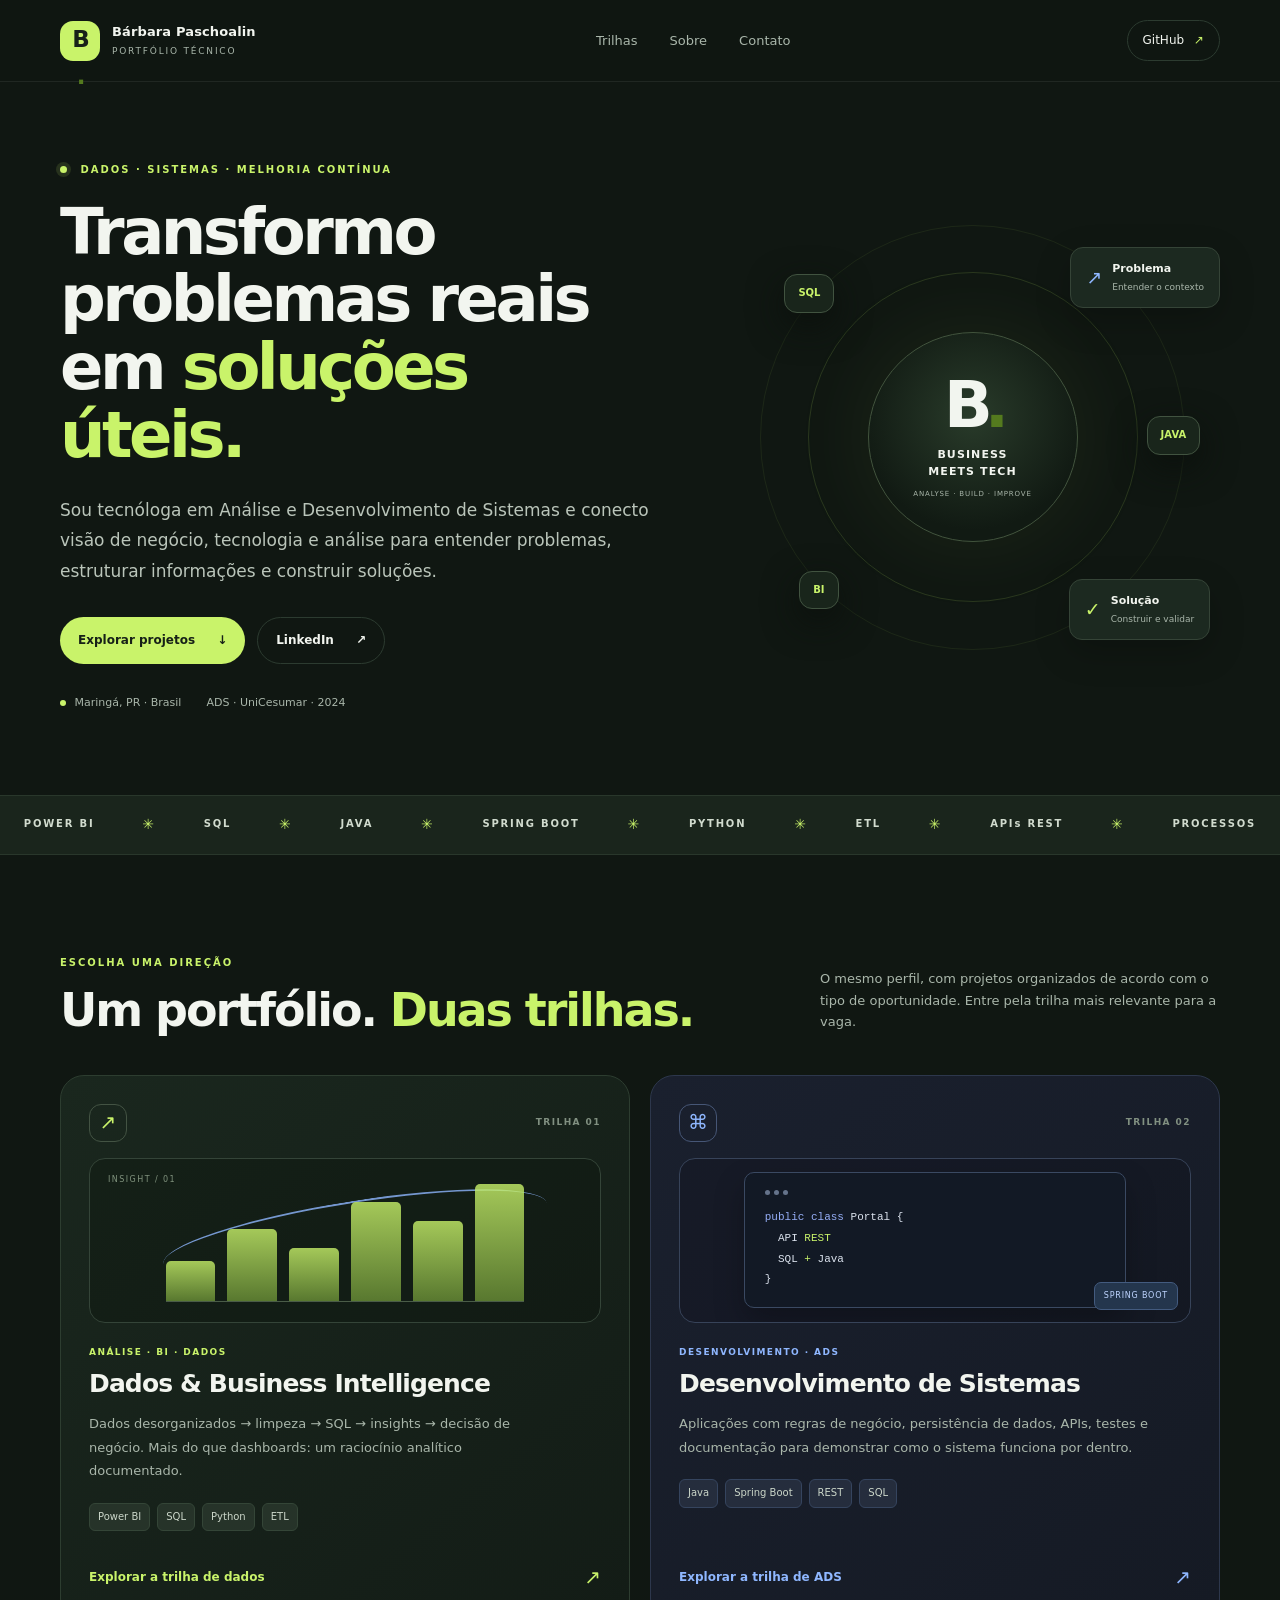
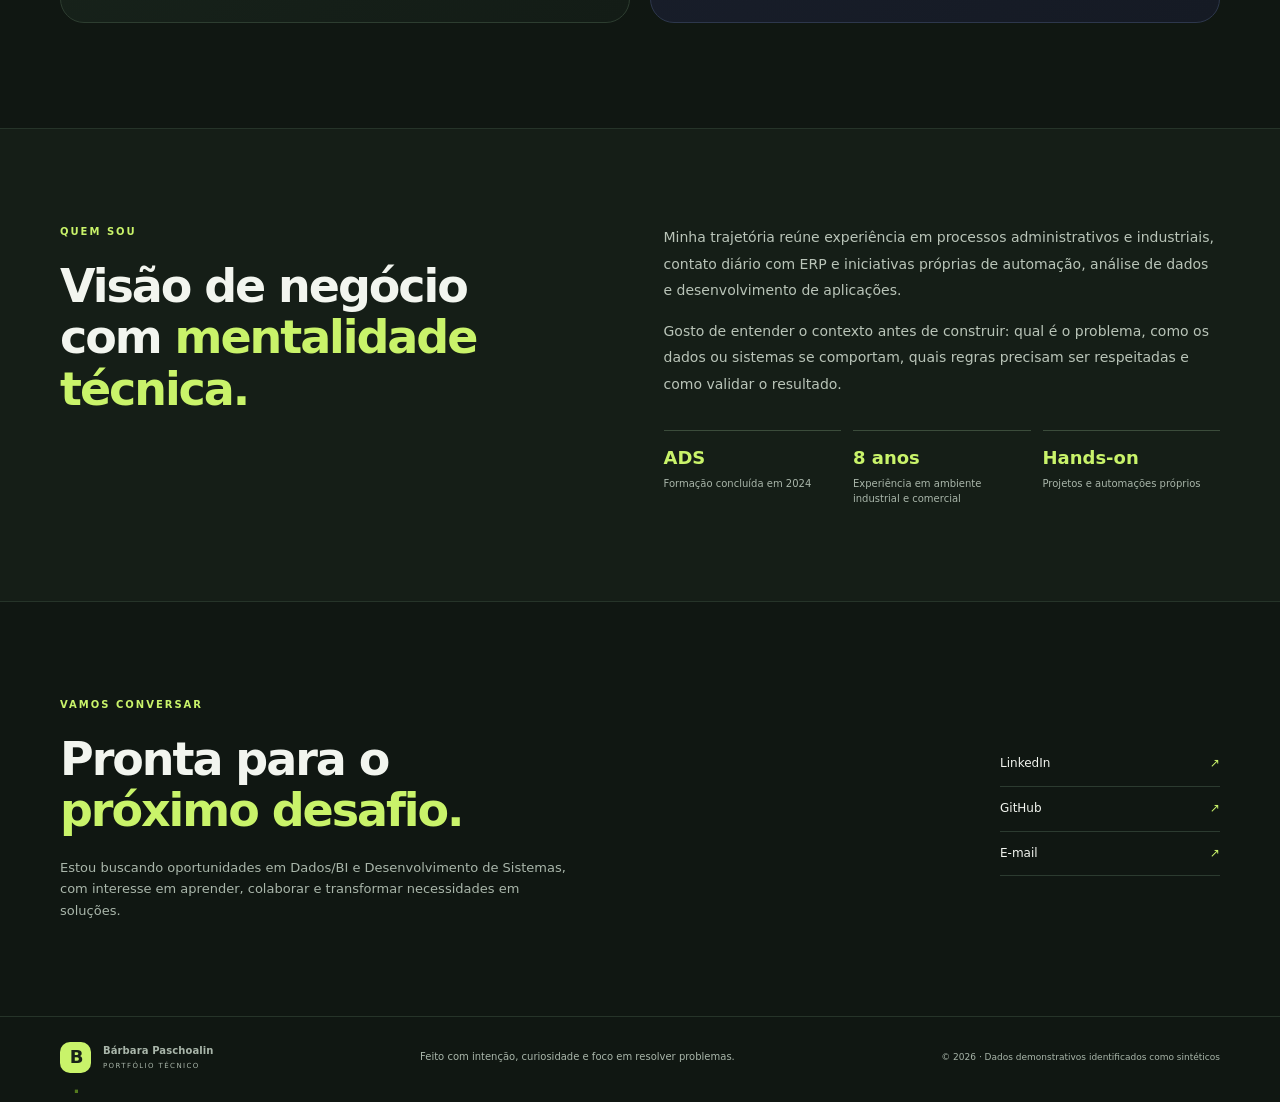
<file: index.html>
<!doctype html>
<html lang="pt-BR">
<head>
  <meta charset="utf-8">
  <meta name="viewport" content="width=device-width, initial-scale=1">
  <meta name="theme-color" content="#101712">
  <meta name="description" content="Portfólio de Bárbara Cabral Paschoalin: Dados & BI e Desenvolvimento de Sistemas. Estudos de caso, projetos demonstrativos com dados sintéticos e código.">
  <title>Bárbara Cabral Paschoalin | Portfólio</title>
  <link rel="icon" href="assets/favicon.svg" type="image/svg+xml">
  <link rel="stylesheet" href="styles.css">
  <script defer src="app.js"></script>
</head>
<body>
  <a class="skip-link" href="#conteudo">Pular para o conteúdo</a>
  <header class="site-header">
    <a class="brand" href="index.html" aria-label="Página inicial de Bárbara">
      <span class="brand-mark">B<span>.</span></span>
      <span class="brand-copy"><strong>Bárbara Paschoalin</strong><small>PORTFÓLIO TÉCNICO</small></span>
    </a>
    <nav class="top-nav" aria-label="Navegação principal">
      <a href="#trilhas">Trilhas</a>
      <a href="#sobre">Sobre</a>
      <a href="#contato">Contato</a>
    </nav>
    <a class="header-link" href="https://github.com/1959414-5" target="_blank" rel="noopener noreferrer">GitHub <span aria-hidden="true">↗</span></a>
  </header>

  <main id="conteudo">
    <section class="hero section-wrap">
      <div class="hero-copy">
        <p class="eyebrow"><span class="pulse-dot"></span> DADOS · SISTEMAS · MELHORIA CONTÍNUA</p>
        <h1>Transformo problemas reais em <em>soluções úteis.</em></h1>
        <p class="hero-lead">Sou tecnóloga em Análise e Desenvolvimento de Sistemas e conecto visão de negócio, tecnologia e análise para entender problemas, estruturar informações e construir soluções.</p>
        <div class="hero-actions">
          <a class="button button-primary" href="#trilhas">Explorar projetos <span aria-hidden="true">↓</span></a>
          <a class="button button-ghost" href="https://www.linkedin.com/in/b%C3%A1rbara-paschoalin-980b52185/" target="_blank" rel="noopener noreferrer">LinkedIn <span aria-hidden="true">↗</span></a>
        </div>
        <div class="hero-meta"><span><i class="meta-dot"></i> Maringá, PR · Brasil</span><span>ADS · UniCesumar · 2024</span></div>
      </div>
      <div class="hero-art" aria-label="Resumo visual das áreas do portfólio">
        <div class="orbit orbit-one"></div><div class="orbit orbit-two"></div>
        <div class="orbit-node node-a">SQL</div><div class="orbit-node node-b">JAVA</div><div class="orbit-node node-c">BI</div>
        <div class="hero-core"><span class="core-symbol">B<span>.</span></span><strong>BUSINESS<br>MEETS TECH</strong><small>ANALYSE · BUILD · IMPROVE</small></div>
        <div class="floating-tag tag-top"><span class="tag-icon">↗</span><span><strong>Problema</strong><small>Entender o contexto</small></span></div>
        <div class="floating-tag tag-bottom"><span class="tag-icon tag-lime">✓</span><span><strong>Solução</strong><small>Construir e validar</small></span></div>
      </div>
    </section>

    <section class="ticker" aria-label="Competências"><div class="ticker-inner"><span>POWER BI</span><b>✳</b><span>SQL</span><b>✳</b><span>JAVA</span><b>✳</b><span>SPRING BOOT</span><b>✳</b><span>PYTHON</span><b>✳</b><span>ETL</span><b>✳</b><span>APIs REST</span><b>✳</b><span>PROCESSOS</span></div></section>

    <section id="trilhas" class="section-wrap section-space">
      <div class="section-heading">
        <div><p class="eyebrow">ESCOLHA UMA DIREÇÃO</p><h2>Um portfólio. <em>Duas trilhas.</em></h2></div>
        <p>O mesmo perfil, com projetos organizados de acordo com o tipo de oportunidade. Entre pela trilha mais relevante para a vaga.</p>
      </div>
      <div class="track-grid">
        <a class="track-card track-data" href="dados.html">
          <div class="track-top"><span class="track-icon">↗</span><span class="track-number">TRILHA 01</span></div>
          <div class="track-illustration data-illustration" aria-hidden="true"><div class="bar-chart"><i style="height:34%"></i><i style="height:61%"></i><i style="height:45%"></i><i style="height:84%"></i><i style="height:68%"></i><i style="height:100%"></i></div><div class="chart-line"></div><div class="chart-label">INSIGHT / 01</div></div>
          <p class="card-kicker">ANÁLISE · BI · DADOS</p><h3>Dados & Business Intelligence</h3>
          <p>Dados desorganizados → limpeza → SQL → insights → decisão de negócio. Mais do que dashboards: um raciocínio analítico documentado.</p>
          <div class="tag-list"><span>Power BI</span><span>SQL</span><span>Python</span><span>ETL</span></div>
          <div class="track-footer"><strong>Explorar a trilha de dados</strong><span aria-hidden="true">↗</span></div>
        </a>
        <a class="track-card track-systems" href="ads.html">
          <div class="track-top"><span class="track-icon">⌘</span><span class="track-number">TRILHA 02</span></div>
          <div class="track-illustration code-illustration" aria-hidden="true"><div class="code-window"><div class="window-dots"><i></i><i></i><i></i></div><code><span>public class</span> Portal {<br>&nbsp;&nbsp;API <b>REST</b><br>&nbsp;&nbsp;SQL <b>+</b> Java<br>}</code></div><div class="floating-chip">SPRING BOOT</div></div>
          <p class="card-kicker">DESENVOLVIMENTO · ADS</p><h3>Desenvolvimento de Sistemas</h3>
          <p>Aplicações com regras de negócio, persistência de dados, APIs, testes e documentação para demonstrar como o sistema funciona por dentro.</p>
          <div class="tag-list"><span>Java</span><span>Spring Boot</span><span>REST</span><span>SQL</span></div>
          <div class="track-footer"><strong>Explorar a trilha de ADS</strong><span aria-hidden="true">↗</span></div>
        </a>
      </div>
    </section>

    <section id="sobre" class="about-section">
      <div class="section-wrap about-grid">
        <div><p class="eyebrow">QUEM SOU</p><h2>Visão de negócio com <em>mentalidade técnica.</em></h2></div>
        <div class="about-copy">
          <p>Minha trajetória reúne experiência em processos administrativos e industriais, contato diário com ERP e iniciativas próprias de automação, análise de dados e desenvolvimento de aplicações.</p>
          <p>Gosto de entender o contexto antes de construir: qual é o problema, como os dados ou sistemas se comportam, quais regras precisam ser respeitadas e como validar o resultado.</p>
          <div class="about-stats"><div><strong>ADS</strong><small>Formação concluída em 2024</small></div><div><strong>8 anos</strong><small>Experiência em ambiente industrial e comercial</small></div><div><strong>Hands-on</strong><small>Projetos e automações próprios</small></div></div>
        </div>
      </div>
    </section>

    <section id="contato" class="section-wrap contact-section">
      <div><p class="eyebrow">VAMOS CONVERSAR</p><h2>Pronta para o <em>próximo desafio.</em></h2><p>Estou buscando oportunidades em Dados/BI e Desenvolvimento de Sistemas, com interesse em aprender, colaborar e transformar necessidades em soluções.</p></div>
      <div class="contact-links"><a href="https://www.linkedin.com/in/b%C3%A1rbara-paschoalin-980b52185/" target="_blank" rel="noopener noreferrer">LinkedIn <span>↗</span></a><a href="https://github.com/1959414-5" target="_blank" rel="noopener noreferrer">GitHub <span>↗</span></a><a href="mailto:babzinhaa14@gmail.com">E-mail <span>↗</span></a></div>
    </section>
  </main>
  <footer class="site-footer"><a class="brand brand-small" href="index.html"><span class="brand-mark">B<span>.</span></span><span class="brand-copy"><strong>Bárbara Paschoalin</strong><small>PORTFÓLIO TÉCNICO</small></span></a><p>Feito com intenção, curiosidade e foco em resolver problemas.</p><span>© <span id="year"></span> · Dados demonstrativos identificados como sintéticos</span></footer>
</body>
</html>
</file>
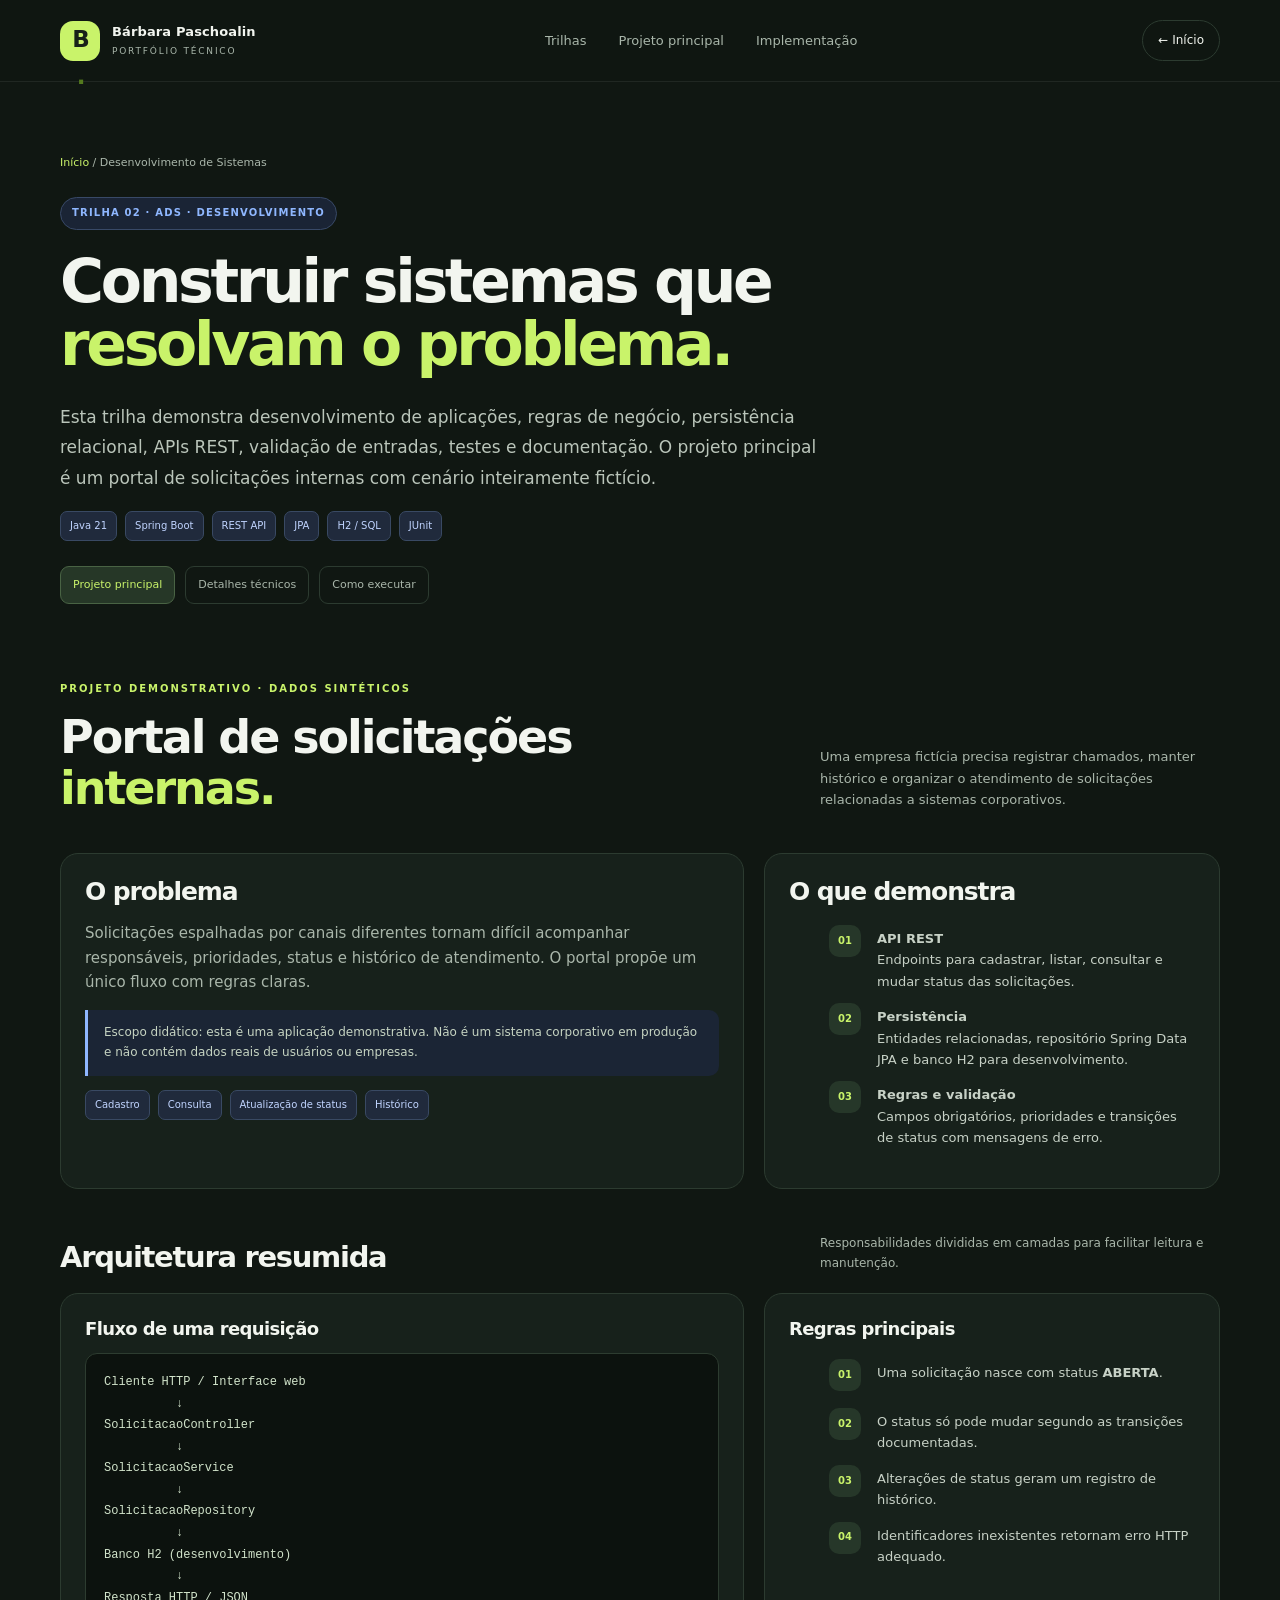
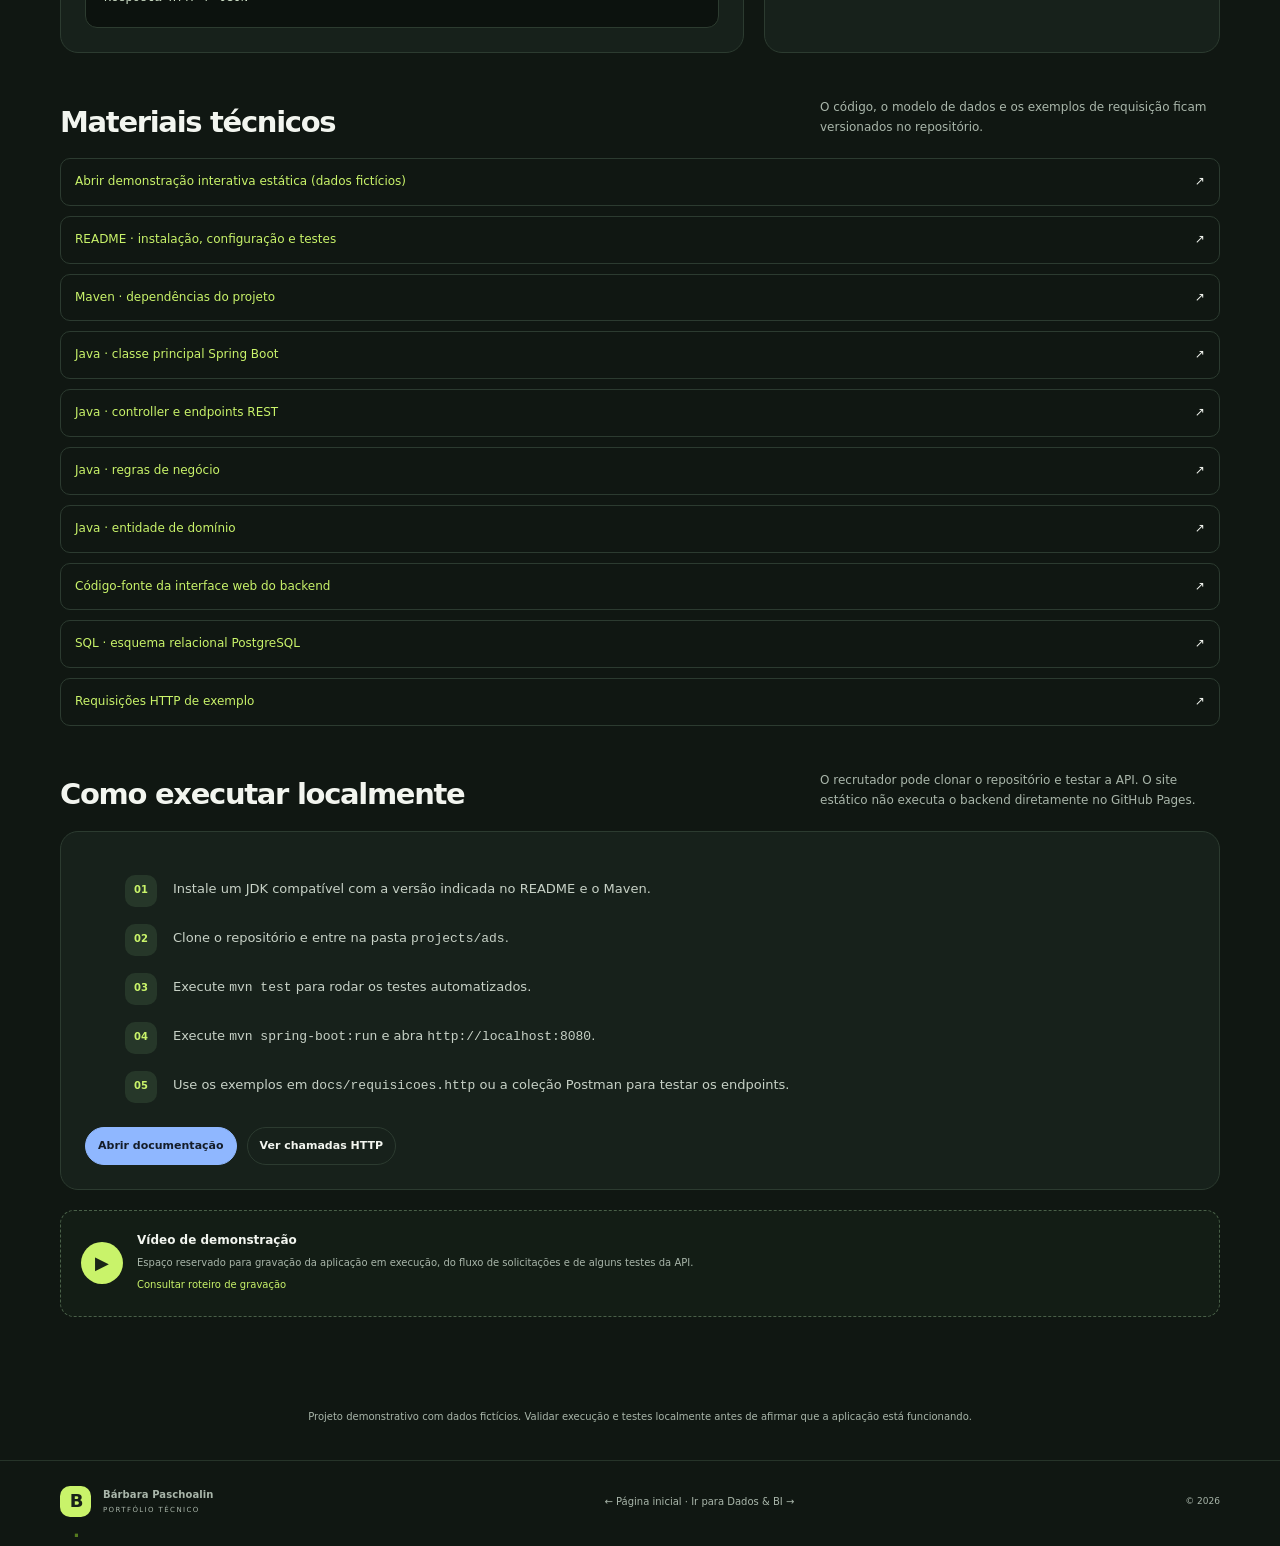
<file: ads.html>
<!doctype html>
<html lang="pt-BR">
<head>
<meta charset="utf-8"><meta name="viewport" content="width=device-width, initial-scale=1"><meta name="theme-color" content="#101712">
<meta name="description" content="Trilha de ADS de Bárbara Paschoalin: Java, Spring Boot, API REST, SQL, testes e documentação por meio de um projeto de solicitações internas fictício.">
<title>Desenvolvimento de Sistemas | Bárbara Paschoalin</title><link rel="icon" href="assets/favicon.svg" type="image/svg+xml"><link rel="stylesheet" href="styles.css"><script defer src="app.js"></script>
</head>
<body>
<a class="skip-link" href="#conteudo">Pular para o conteúdo</a>
<header class="site-header"><a class="brand" href="index.html"><span class="brand-mark">B<span>.</span></span><span class="brand-copy"><strong>Bárbara Paschoalin</strong><small>PORTFÓLIO TÉCNICO</small></span></a><nav class="top-nav" aria-label="Navegação principal"><a href="index.html#trilhas">Trilhas</a><a href="#projeto">Projeto principal</a><a href="#tecnica">Implementação</a></nav><a class="header-link" href="index.html">← Início</a></header>
<main id="conteudo">
<section class="section-wrap subpage-hero">
<div class="breadcrumbs"><a href="index.html">Início</a> / Desenvolvimento de Sistemas</div>
<span class="subpage-label blue">TRILHA 02 · ADS · DESENVOLVIMENTO</span>
<h1>Construir sistemas que <em>resolvam o problema.</em></h1>
<p class="hero-lead">Esta trilha demonstra desenvolvimento de aplicações, regras de negócio, persistência relacional, APIs REST, validação de entradas, testes e documentação. O projeto principal é um portal de solicitações internas com cenário inteiramente fictício.</p>
<div class="pill-row"><span class="pill blue">Java 21</span><span class="pill blue">Spring Boot</span><span class="pill blue">REST API</span><span class="pill blue">JPA</span><span class="pill blue">H2 / SQL</span><span class="pill blue">JUnit</span></div>
<div class="site-nav-sub"><a class="active" href="#projeto">Projeto principal</a><a href="#tecnica">Detalhes técnicos</a><a href="#executar">Como executar</a></div>
</section>
<section id="projeto" class="section-wrap content-section">
<div class="section-heading"><div><p class="eyebrow">PROJETO DEMONSTRATIVO · DADOS SINTÉTICOS</p><h2>Portal de solicitações <em>internas.</em></h2></div><p>Uma empresa fictícia precisa registrar chamados, manter histórico e organizar o atendimento de solicitações relacionadas a sistemas corporativos.</p></div>
<div class="content-grid">
<article class="panel"><h2>O problema</h2><p class="muted">Solicitações espalhadas por canais diferentes tornam difícil acompanhar responsáveis, prioridades, status e histórico de atendimento. O portal propõe um único fluxo com regras claras.</p><div class="callout blue">Escopo didático: esta é uma aplicação demonstrativa. Não é um sistema corporativo em produção e não contém dados reais de usuários ou empresas.</div><div class="pill-row"><span class="pill blue">Cadastro</span><span class="pill blue">Consulta</span><span class="pill blue">Atualização de status</span><span class="pill blue">Histórico</span></div></article>
<article class="panel"><h2>O que demonstra</h2><ul class="step-list"><li><strong>API REST</strong><br>Endpoints para cadastrar, listar, consultar e mudar status das solicitações.</li><li><strong>Persistência</strong><br>Entidades relacionadas, repositório Spring Data JPA e banco H2 para desenvolvimento.</li><li><strong>Regras e validação</strong><br>Campos obrigatórios, prioridades e transições de status com mensagens de erro.</li></ul></article>
</div>
<div class="section-title-row"><h2>Arquitetura resumida</h2><p>Responsabilidades divididas em camadas para facilitar leitura e manutenção.</p></div>
<div class="content-grid">
<article class="panel"><h3>Fluxo de uma requisição</h3><div class="code-block">Cliente HTTP / Interface web
          ↓
SolicitacaoController
          ↓
SolicitacaoService
          ↓
SolicitacaoRepository
          ↓
Banco H2 (desenvolvimento)
          ↓
Resposta HTTP / JSON</div></article>
<article class="panel"><h3>Regras principais</h3><ul class="step-list"><li>Uma solicitação nasce com status <strong>ABERTA</strong>.</li><li>O status só pode mudar segundo as transições documentadas.</li><li>Alterações de status geram um registro de histórico.</li><li>Identificadores inexistentes retornam erro HTTP adequado.</li></ul></article>
</div>
<div id="tecnica" class="section-title-row"><h2>Materiais técnicos</h2><p>O código, o modelo de dados e os exemplos de requisição ficam versionados no repositório.</p></div>
<div class="list-links">
<a class="list-link" href="projects/ads/demo.html"><span>Abrir demonstração interativa estática (dados fictícios)</span>↗</a>
<a class="list-link" href="projects/ads/README.md"><span>README · instalação, configuração e testes</span>↗</a>
<a class="list-link" href="projects/ads/pom.xml"><span>Maven · dependências do projeto</span>↗</a>
<a class="list-link" href="projects/ads/src/main/java/br/com/barbarapaschoalin/portal/PortalSolicitacoesApplication.java"><span>Java · classe principal Spring Boot</span>↗</a>
<a class="list-link" href="projects/ads/src/main/java/br/com/barbarapaschoalin/portal/api/SolicitacaoController.java"><span>Java · controller e endpoints REST</span>↗</a>
<a class="list-link" href="projects/ads/src/main/java/br/com/barbarapaschoalin/portal/service/SolicitacaoService.java"><span>Java · regras de negócio</span>↗</a>
<a class="list-link" href="projects/ads/src/main/java/br/com/barbarapaschoalin/portal/domain/Solicitacao.java"><span>Java · entidade de domínio</span>↗</a>
<a class="list-link" href="projects/ads/src/main/resources/static/index.html"><span>Código-fonte da interface web do backend</span>↗</a>
<a class="list-link" href="projects/ads/sql/schema-postgresql.sql"><span>SQL · esquema relacional PostgreSQL</span>↗</a>
<a class="list-link" href="projects/ads/docs/requisicoes.http"><span>Requisições HTTP de exemplo</span>↗</a>
</div>
<div id="executar" class="section-title-row"><h2>Como executar localmente</h2><p>O recrutador pode clonar o repositório e testar a API. O site estático não executa o backend diretamente no GitHub Pages.</p></div>
<article class="panel"><ol class="step-list"><li>Instale um JDK compatível com a versão indicada no README e o Maven.</li><li>Clone o repositório e entre na pasta <code>projects/ads</code>.</li><li>Execute <code>mvn test</code> para rodar os testes automatizados.</li><li>Execute <code>mvn spring-boot:run</code> e abra <code>http://localhost:8080</code>.</li><li>Use os exemplos em <code>docs/requisicoes.http</code> ou a coleção Postman para testar os endpoints.</li></ol><div class="project-actions"><a class="blue-mini" href="projects/ads/README.md">Abrir documentação</a><a href="projects/ads/docs/requisicoes.http">Ver chamadas HTTP</a></div></article>
<div class="video-placeholder"><span class="video-play">▶</span><div><strong>Vídeo de demonstração</strong><small>Espaço reservado para gravação da aplicação em execução, do fluxo de solicitações e de alguns testes da API.</small><a href="docs/guia-videos.md">Consultar roteiro de gravação</a></div></div>
</section>
<div class="site-end-note">Projeto demonstrativo com dados fictícios. Validar execução e testes localmente antes de afirmar que a aplicação está funcionando.</div>
</main>
<footer class="site-footer"><a class="brand brand-small" href="index.html"><span class="brand-mark">B<span>.</span></span><span class="brand-copy"><strong>Bárbara Paschoalin</strong><small>PORTFÓLIO TÉCNICO</small></span></a><p><a href="index.html">← Página inicial</a> · <a href="dados.html">Ir para Dados & BI →</a></p><span>© <span id="year"></span></span></footer>
</body></html>
</file>
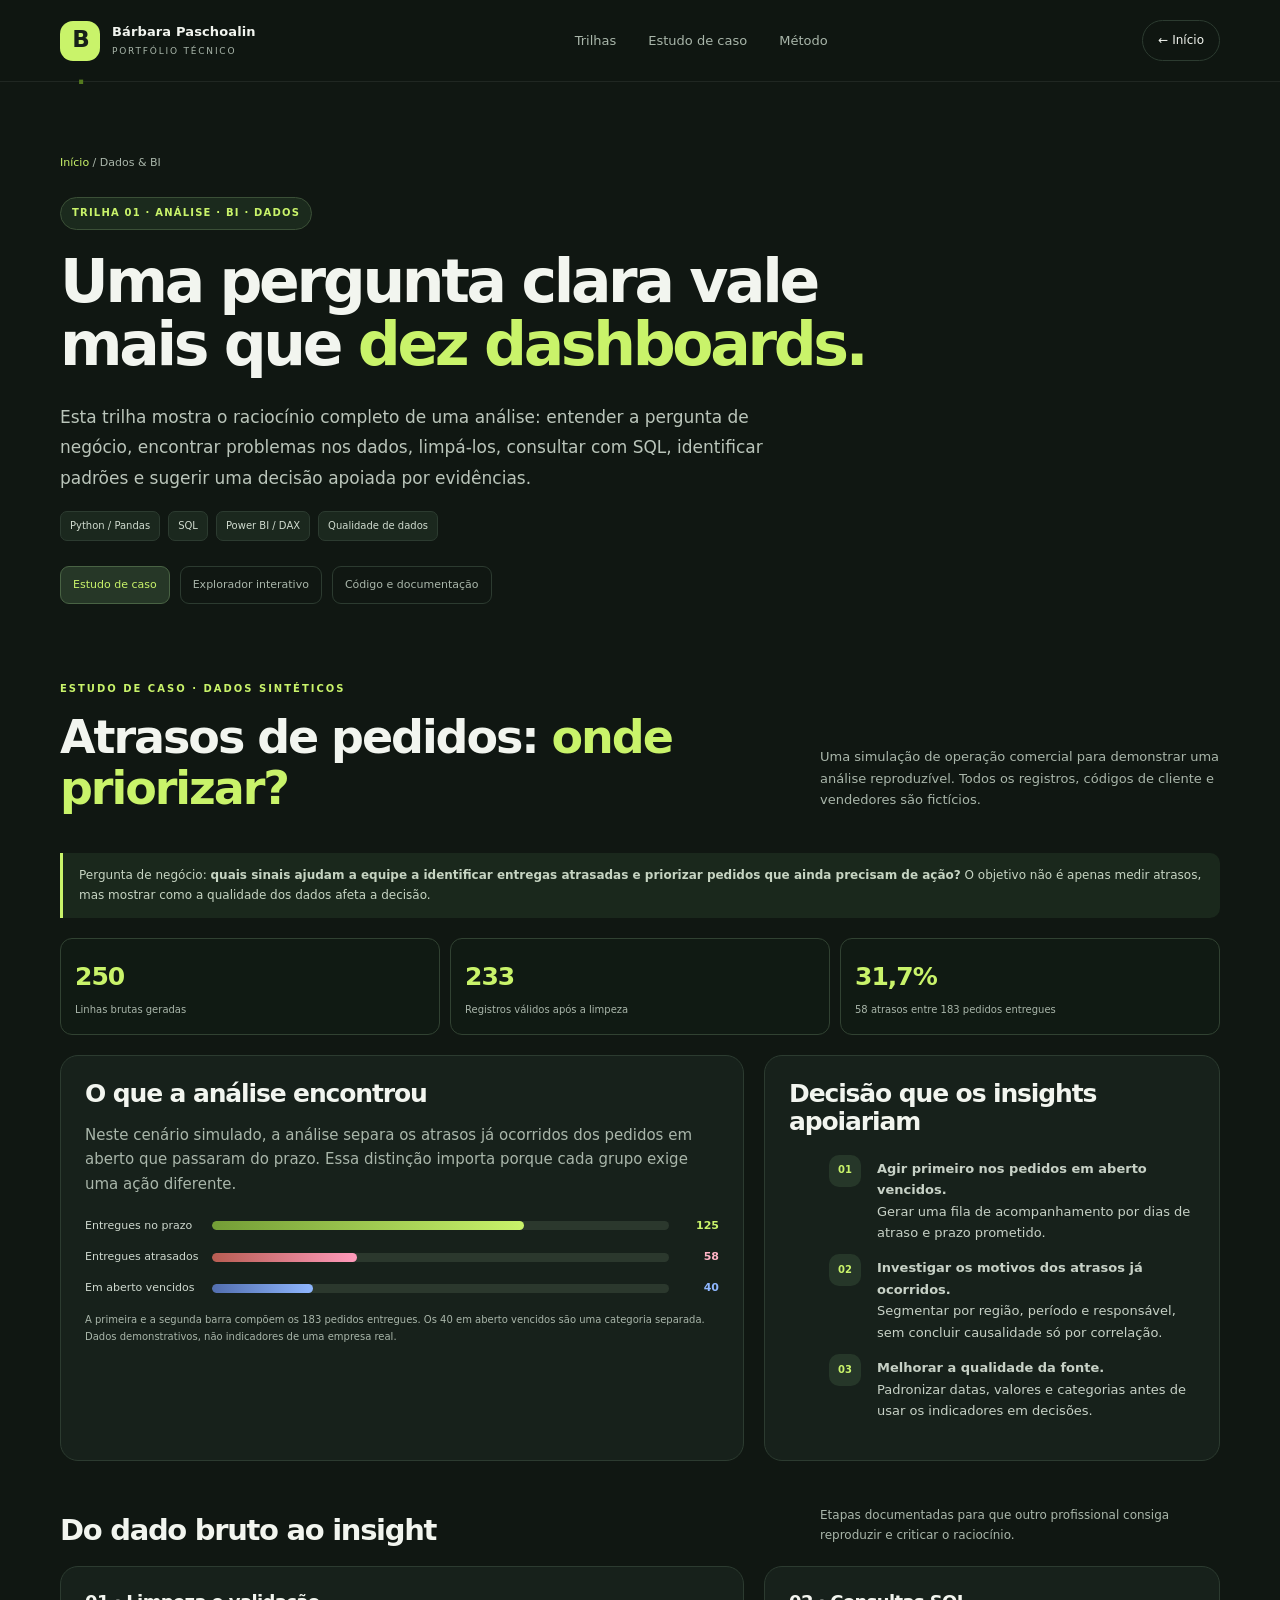
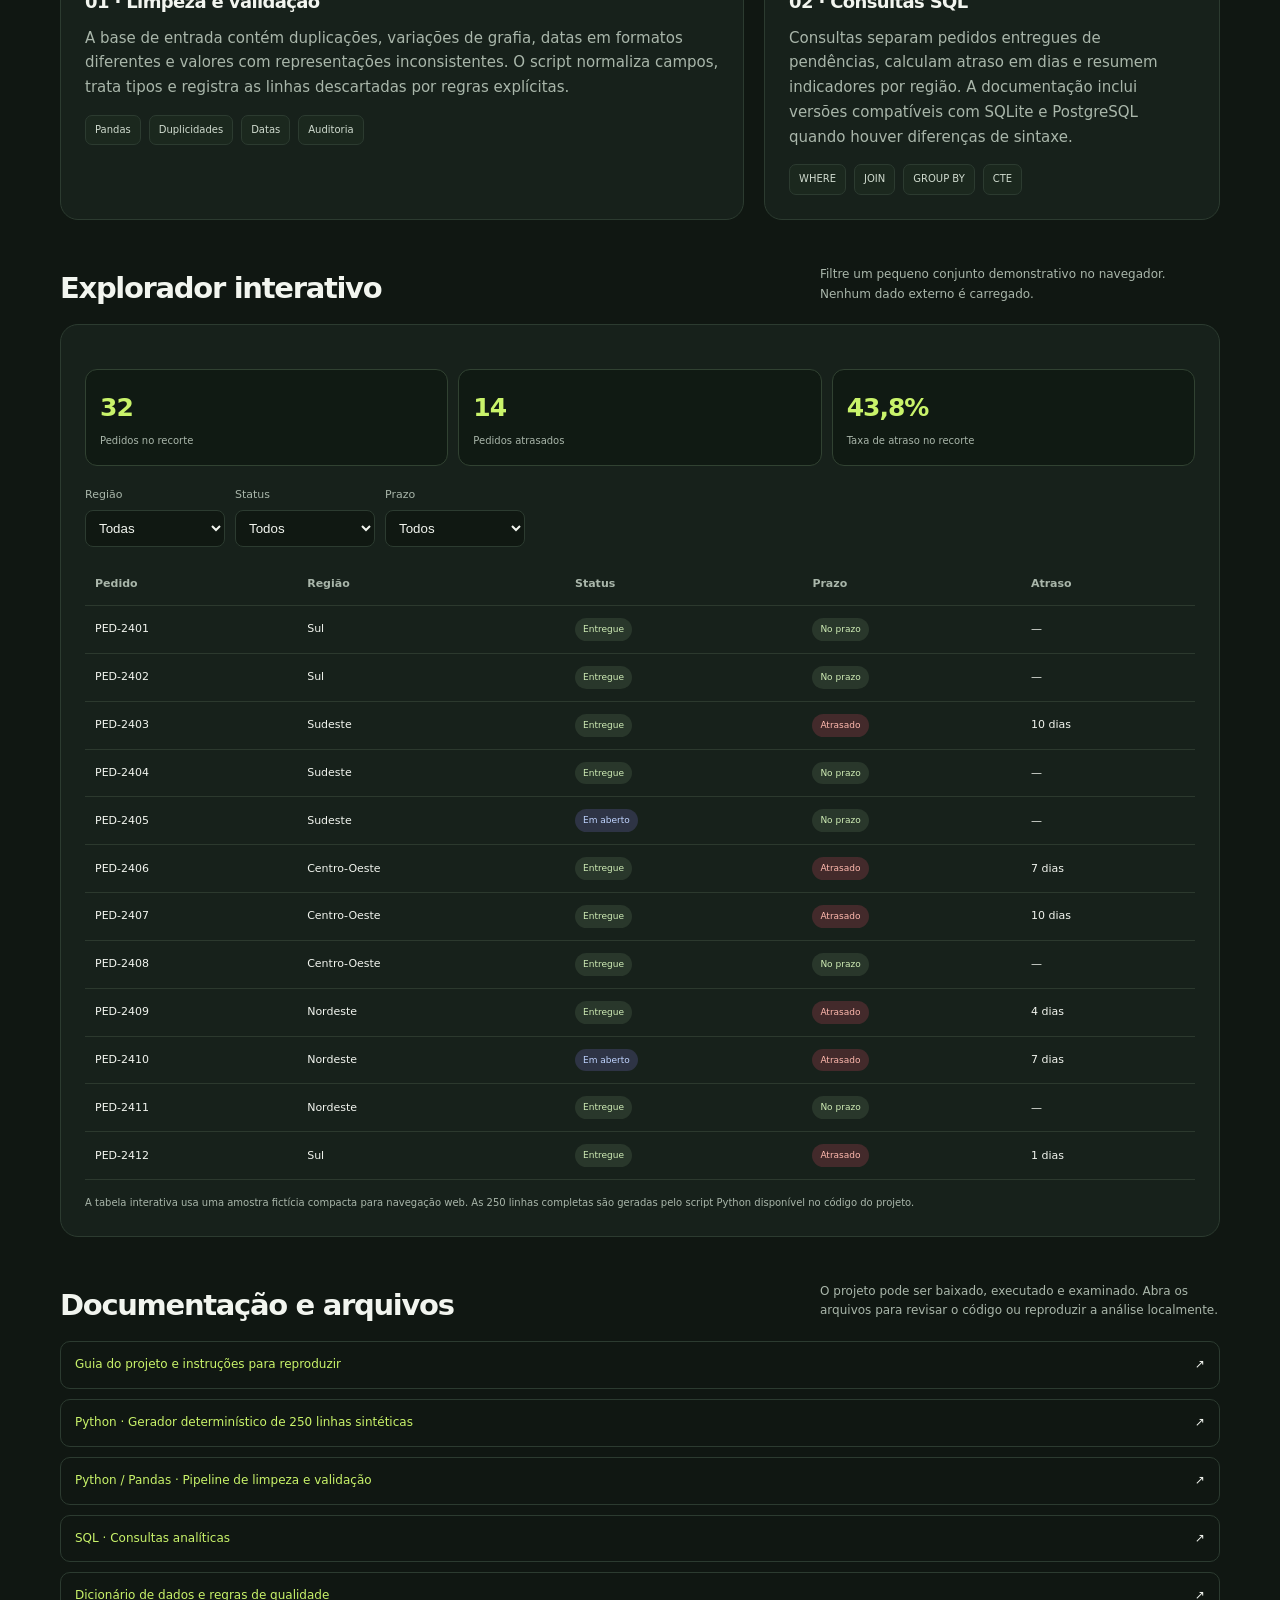
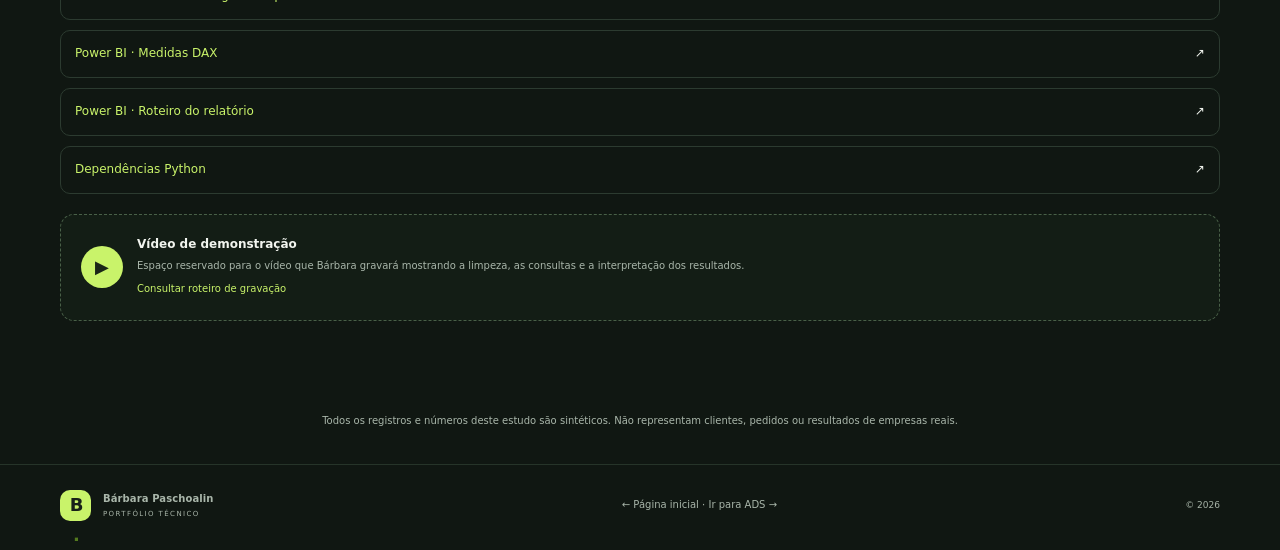
<file: dados.html>
<!doctype html>
<html lang="pt-BR">
<head>
<meta charset="utf-8"><meta name="viewport" content="width=device-width, initial-scale=1"><meta name="theme-color" content="#101712">
<meta name="description" content="Trilha de Dados & BI de Bárbara Paschoalin: limpeza de dados, SQL, análise de atrasos e Power BI com dados 100% sintéticos.">
<title>Dados & BI | Bárbara Paschoalin</title><link rel="icon" href="assets/favicon.svg" type="image/svg+xml"><link rel="stylesheet" href="styles.css"><script defer src="app.js"></script><script defer src="dados-demo.js"></script>
</head>
<body>
<a class="skip-link" href="#conteudo">Pular para o conteúdo</a>
<header class="site-header"><a class="brand" href="index.html"><span class="brand-mark">B<span>.</span></span><span class="brand-copy"><strong>Bárbara Paschoalin</strong><small>PORTFÓLIO TÉCNICO</small></span></a><nav class="top-nav" aria-label="Navegação principal"><a href="index.html#trilhas">Trilhas</a><a href="#estudo">Estudo de caso</a><a href="#metodo">Método</a></nav><a class="header-link" href="index.html">← Início</a></header>
<main id="conteudo">
<section class="section-wrap subpage-hero">
<div class="breadcrumbs"><a href="index.html">Início</a> / Dados & BI</div>
<span class="subpage-label">TRILHA 01 · ANÁLISE · BI · DADOS</span>
<h1>Uma pergunta clara vale mais que <em>dez dashboards.</em></h1>
<p class="hero-lead">Esta trilha mostra o raciocínio completo de uma análise: entender a pergunta de negócio, encontrar problemas nos dados, limpá-los, consultar com SQL, identificar padrões e sugerir uma decisão apoiada por evidências.</p>
<div class="pill-row"><span class="pill">Python / Pandas</span><span class="pill">SQL</span><span class="pill">Power BI / DAX</span><span class="pill">Qualidade de dados</span></div>
<div class="site-nav-sub"><a class="active" href="#estudo">Estudo de caso</a><a href="#explorador">Explorador interativo</a><a href="#documentacao">Código e documentação</a></div>
</section>
<section id="estudo" class="section-wrap content-section">
<div class="section-heading"><div><p class="eyebrow">ESTUDO DE CASO · DADOS SINTÉTICOS</p><h2>Atrasos de pedidos: <em>onde priorizar?</em></h2></div><p>Uma simulação de operação comercial para demonstrar uma análise reproduzível. Todos os registros, códigos de cliente e vendedores são fictícios.</p></div>
<div class="callout">Pergunta de negócio: <strong>quais sinais ajudam a equipe a identificar entregas atrasadas e priorizar pedidos que ainda precisam de ação?</strong> O objetivo não é apenas medir atrasos, mas mostrar como a qualidade dos dados afeta a decisão.</div>
<div class="metric-grid">
<div class="metric-card"><strong>250</strong><span>Linhas brutas geradas</span></div>
<div class="metric-card"><strong>233</strong><span>Registros válidos após a limpeza</span></div>
<div class="metric-card"><strong>31,7%</strong><span>58 atrasos entre 183 pedidos entregues</span></div>
</div>
<div class="content-grid">
<article class="panel">
<h2>O que a análise encontrou</h2>
<p class="muted">Neste cenário simulado, a análise separa os atrasos já ocorridos dos pedidos em aberto que passaram do prazo. Essa distinção importa porque cada grupo exige uma ação diferente.</p>
<div class="bar-list">
<div class="bar-row"><span>Entregues no prazo</span><div class="bar-track"><div class="bar-fill" style="width:68.3%"></div></div><b>125</b></div>
<div class="bar-row"><span>Entregues atrasados</span><div class="bar-track"><div class="bar-fill" style="width:31.7%;background:linear-gradient(90deg,#b85d52,#ff9abb)"></div></div><b style="color:#ffb3c5">58</b></div>
<div class="bar-row"><span>Em aberto vencidos</span><div class="bar-track"><div class="bar-fill" style="width:22%;background:linear-gradient(90deg,#526eaf,#8fb7ff)"></div></div><b style="color:#8fb7ff">40</b></div>
</div>
<p class="muted" style="font-size:10px;margin-top:15px">A primeira e a segunda barra compõem os 183 pedidos entregues. Os 40 em aberto vencidos são uma categoria separada. Dados demonstrativos, não indicadores de uma empresa real.</p>
</article>
<article class="panel">
<h2>Decisão que os insights apoiariam</h2>
<ul class="step-list">
<li><strong>Agir primeiro nos pedidos em aberto vencidos.</strong><br>Gerar uma fila de acompanhamento por dias de atraso e prazo prometido.</li>
<li><strong>Investigar os motivos dos atrasos já ocorridos.</strong><br>Segmentar por região, período e responsável, sem concluir causalidade só por correlação.</li>
<li><strong>Melhorar a qualidade da fonte.</strong><br>Padronizar datas, valores e categorias antes de usar os indicadores em decisões.</li>
</ul>
</article>
</div>
<div id="metodo" class="section-title-row"><h2>Do dado bruto ao insight</h2><p>Etapas documentadas para que outro profissional consiga reproduzir e criticar o raciocínio.</p></div>
<div class="content-grid">
<article class="panel"><h3>01 · Limpeza e validação</h3><p class="muted">A base de entrada contém duplicações, variações de grafia, datas em formatos diferentes e valores com representações inconsistentes. O script normaliza campos, trata tipos e registra as linhas descartadas por regras explícitas.</p><div class="pill-row"><span class="pill">Pandas</span><span class="pill">Duplicidades</span><span class="pill">Datas</span><span class="pill">Auditoria</span></div></article>
<article class="panel"><h3>02 · Consultas SQL</h3><p class="muted">Consultas separam pedidos entregues de pendências, calculam atraso em dias e resumem indicadores por região. A documentação inclui versões compatíveis com SQLite e PostgreSQL quando houver diferenças de sintaxe.</p><div class="pill-row"><span class="pill">WHERE</span><span class="pill">JOIN</span><span class="pill">GROUP BY</span><span class="pill">CTE</span></div></article>
</div>
<div id="explorador" class="section-title-row"><h2>Explorador interativo</h2><p>Filtre um pequeno conjunto demonstrativo no navegador. Nenhum dado externo é carregado.</p></div>
<div class="panel">
<div class="metric-grid" id="demoMetrics"><div class="metric-card"><strong id="demoTotal">—</strong><span>Pedidos no recorte</span></div><div class="metric-card"><strong id="demoLate">—</strong><span>Pedidos atrasados</span></div><div class="metric-card"><strong id="demoRate">—</strong><span>Taxa de atraso no recorte</span></div></div>
<div class="demo-controls"><label>Região<select id="filterRegion"><option value="Todas">Todas</option><option value="Sul">Sul</option><option value="Sudeste">Sudeste</option><option value="Centro-Oeste">Centro-Oeste</option><option value="Nordeste">Nordeste</option></select></label><label>Status<select id="filterStatus"><option value="Todos">Todos</option><option value="Entregue">Entregue</option><option value="Em aberto">Em aberto</option></select></label><label>Prazo<select id="filterDelay"><option value="Todos">Todos</option><option value="Atrasado">Atrasado</option><option value="No prazo">No prazo</option></select></label></div>
<div class="demo-table-wrap"><table class="demo-table"><thead><tr><th>Pedido</th><th>Região</th><th>Status</th><th>Prazo</th><th>Atraso</th></tr></thead><tbody id="demoTable"><tr><td colspan="5">Carregando amostra fictícia…</td></tr></tbody></table></div>
<p class="muted" style="font-size:10px;margin:15px 0 0">A tabela interativa usa uma amostra fictícia compacta para navegação web. As 250 linhas completas são geradas pelo script Python disponível no código do projeto.</p>
</div>
<div id="documentacao" class="section-title-row"><h2>Documentação e arquivos</h2><p>O projeto pode ser baixado, executado e examinado. Abra os arquivos para revisar o código ou reproduzir a análise localmente.</p></div>
<div class="list-links">
<a class="list-link" href="projects/dados/README.md"><span>Guia do projeto e instruções para reproduzir</span>↗</a>
<a class="list-link" href="projects/dados/generate_orders.py"><span>Python · Gerador determinístico de 250 linhas sintéticas</span>↗</a>
<a class="list-link" href="projects/dados/clean_orders.py"><span>Python / Pandas · Pipeline de limpeza e validação</span>↗</a>
<a class="list-link" href="projects/dados/queries.sql"><span>SQL · Consultas analíticas</span>↗</a>
<a class="list-link" href="projects/dados/dicionario.md"><span>Dicionário de dados e regras de qualidade</span>↗</a>
<a class="list-link" href="projects/dados/powerbi/medidas-dax.md"><span>Power BI · Medidas DAX</span>↗</a>
<a class="list-link" href="projects/dados/powerbi/roteiro-relatorio.md"><span>Power BI · Roteiro do relatório</span>↗</a>
<a class="list-link" href="projects/dados/requirements.txt"><span>Dependências Python</span>↗</a>
</div>
<div class="video-placeholder"><span class="video-play">▶</span><div><strong>Vídeo de demonstração</strong><small>Espaço reservado para o vídeo que Bárbara gravará mostrando a limpeza, as consultas e a interpretação dos resultados.</small><a href="docs/guia-videos.md">Consultar roteiro de gravação</a></div></div>
</section>
<div class="site-end-note">Todos os registros e números deste estudo são sintéticos. Não representam clientes, pedidos ou resultados de empresas reais.</div>
</main>
<footer class="site-footer"><a class="brand brand-small" href="index.html"><span class="brand-mark">B<span>.</span></span><span class="brand-copy"><strong>Bárbara Paschoalin</strong><small>PORTFÓLIO TÉCNICO</small></span></a><p><a href="index.html">← Página inicial</a> · <a href="ads.html">Ir para ADS →</a></p><span>© <span id="year"></span></span></footer>
</body></html>
</file>
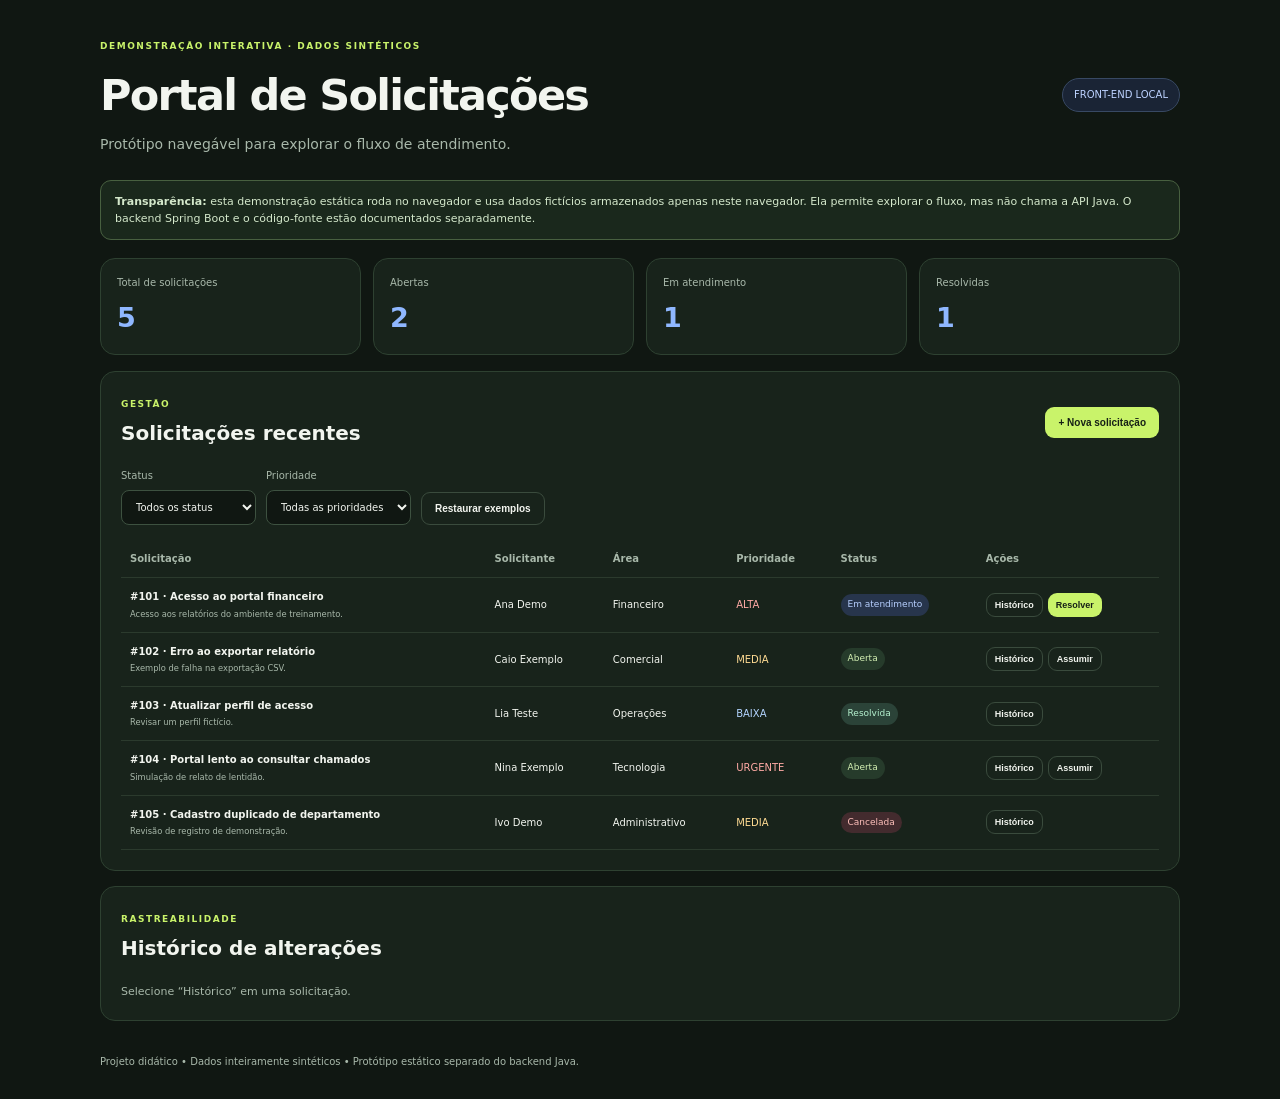
<file: projects/ads/demo.html>
<!doctype html>
<html lang="pt-BR">
<head>
<meta charset="utf-8"><meta name="viewport" content="width=device-width, initial-scale=1"><meta name="theme-color" content="#101712">
<title>Demo interativa · Portal de Solicitações</title>
<style>
:root{color-scheme:dark;--bg:#101712;--panel:#18231b;--line:#2e4131;--ink:#f2f5ef;--muted:#a8b8aa;--blue:#8fb7ff;--lime:#c9f36a;--pink:#ffb6c7}*{box-sizing:border-box}body{margin:0;background:var(--bg);color:var(--ink);font:14px/1.55 Inter,system-ui,-apple-system,"Segoe UI",sans-serif}header,main,footer{width:min(1080px,calc(100% - 36px));margin:auto}header{display:flex;align-items:center;justify-content:space-between;padding:34px 0 24px;gap:18px}h1{font-size:clamp(27px,5vw,43px);letter-spacing:-.04em;margin:6px 0}h2{font-size:20px;margin:4px 0}.overline{font-size:9px;letter-spacing:.17em;color:var(--lime);font-weight:800}.notice{background:#1a281c;border:1px solid #486040;color:#d4e8cb;padding:12px 14px;border-radius:11px;font-size:11px;margin-bottom:18px}.api-pill{border:1px solid #384963;background:#1a2435;padding:8px 11px;border-radius:999px;color:#bdd2ff;font-size:10px;white-space:nowrap}.summary{display:grid;grid-template-columns:repeat(4,1fr);gap:12px;margin-bottom:16px}.summary>div,.card{border:1px solid var(--line);border-radius:15px;background:var(--panel)}.summary>div{padding:16px}.summary span{display:block;color:var(--muted);font-size:10px}.summary strong{display:block;font-size:27px;color:var(--blue);margin-top:6px}.card{padding:20px;margin-bottom:15px}.card-head{display:flex;align-items:center;justify-content:space-between;gap:12px;margin-bottom:15px}.toolbar{display:flex;gap:10px;align-items:end;flex-wrap:wrap;margin-bottom:15px}label{display:grid;gap:6px;color:var(--muted);font-size:10px}input,select,textarea{background:#101712;color:var(--ink);border:1px solid #3d5140;border-radius:8px;padding:10px;font:inherit;min-width:135px}input,textarea{width:100%}button{cursor:pointer;border:0;border-radius:9px;padding:10px 13px;background:var(--lime);color:#162016;font-weight:800;font-size:10px}button.secondary{background:transparent;color:var(--ink);border:1px solid #3a4b3d}button:hover{filter:brightness(1.08)}.table-wrap{overflow:auto}table{width:100%;border-collapse:collapse;min-width:670px}th,td{text-align:left;padding:11px 9px;border-bottom:1px solid #2b3a2d;font-size:10px}th{color:var(--muted)}td strong,td small{display:block}td small{color:var(--muted);margin-top:3px}.status{display:inline-block;padding:4px 7px;border-radius:999px;font-size:9px;background:#263b2b;color:#d4f0b3}.status.EM_ATENDIMENTO{background:#27354c;color:#b7d0ff}.status.RESOLVIDA{background:#2b4338;color:#b5f1cf}.status.CANCELADA{background:#432b2e;color:#ffc0bb}.priority{font-size:10px}.priority.URGENTE,.priority.ALTA{color:#ffaaa5}.priority.MEDIA{color:#ffdb93}.priority.BAIXA{color:#b3d4ff}.actions{display:flex;gap:5px}.actions button{font-size:9px;padding:6px 8px}.form-grid{display:grid;grid-template-columns:1fr 1fr;gap:13px}.wide{grid-column:1/-1}.form-actions{display:flex;justify-content:end;gap:8px;margin-top:15px}.history-item{padding:10px 0;border-bottom:1px solid #2b3a2d}.history-item strong{font-size:11px}.history-item small{display:block;color:var(--muted);font-size:10px;margin-top:3px}#message{font-size:11px;color:var(--blue);margin:10px 0}footer{padding:18px 0 30px;color:var(--muted);font-size:10px}a{color:var(--lime)}[hidden]{display:none!important}@media(max-width:700px){header{align-items:start;flex-direction:column}.summary{grid-template-columns:repeat(2,1fr)}.card{padding:15px}.card-head{align-items:start;flex-direction:column}.form-grid{grid-template-columns:1fr}.wide{grid-column:auto}}
</style>
</head>
<body>
<header><div><span class="overline">DEMONSTRAÇÃO INTERATIVA · DADOS SINTÉTICOS</span><h1>Portal de Solicitações</h1><p style="color:var(--muted);margin:0">Protótipo navegável para explorar o fluxo de atendimento.</p></div><span class="api-pill">FRONT-END LOCAL</span></header>
<main>
<div class="notice"><strong>Transparência:</strong> esta demonstração estática roda no navegador e usa dados fictícios armazenados apenas neste navegador. Ela permite explorar o fluxo, mas não chama a API Java. O backend Spring Boot e o código-fonte estão documentados separadamente.</div>
<section class="summary"><div><span>Total de solicitações</span><strong id="total">—</strong></div><div><span>Abertas</span><strong id="open">—</strong></div><div><span>Em atendimento</span><strong id="working">—</strong></div><div><span>Resolvidas</span><strong id="resolved">—</strong></div></section>
<section class="card"><div class="card-head"><div><span class="overline">GESTÃO</span><h2>Solicitações recentes</h2></div><button id="newBtn">+ Nova solicitação</button></div><div class="toolbar"><label>Status<select id="filter"><option value="">Todos os status</option><option value="ABERTA">Aberta</option><option value="EM_ATENDIMENTO">Em atendimento</option><option value="RESOLVIDA">Resolvida</option><option value="CANCELADA">Cancelada</option></select></label><label>Prioridade<select id="priorityFilter"><option value="">Todas as prioridades</option><option>URGENTE</option><option>ALTA</option><option>MEDIA</option><option>BAIXA</option></select></label><button class="secondary" id="resetBtn">Restaurar exemplos</button></div><div id="message" role="status"></div><div class="table-wrap"><table><thead><tr><th>Solicitação</th><th>Solicitante</th><th>Área</th><th>Prioridade</th><th>Status</th><th>Ações</th></tr></thead><tbody id="rows"></tbody></table></div></section>
<section class="card" id="formCard" hidden><div class="card-head"><div><span class="overline">NOVO REGISTRO</span><h2>Registrar solicitação</h2></div></div><form id="form"><div class="form-grid"><label>Título<input name="title" maxlength="100" required></label><label>Solicitante fictício<input name="requester" maxlength="80" required></label><label>Departamento<input name="department" maxlength="80" required></label><label>Prioridade<select name="priority"><option>BAIXA</option><option selected>MEDIA</option><option>ALTA</option><option>URGENTE</option></select></label><label class="wide">Descrição<textarea name="description" rows="3" maxlength="500" required></textarea></label></div><div class="form-actions"><button type="button" class="secondary" id="cancelBtn">Cancelar</button><button type="submit">Salvar</button></div></form></section>
<section class="card"><div class="card-head"><div><span class="overline">RASTREABILIDADE</span><h2>Histórico de alterações</h2></div></div><div id="history" style="color:var(--muted);font-size:11px">Selecione “Histórico” em uma solicitação.</div></section>
</main><footer>Projeto didático • Dados inteiramente sintéticos • Protótipo estático separado do backend Java.</footer>
<script>
const STORAGE="portfolioSolicitacoesDemo_v1";
const seed=[
{id:101,title:"Acesso ao portal financeiro",description:"Acesso aos relatórios do ambiente de treinamento.",requester:"Ana Demo",department:"Financeiro",priority:"ALTA",status:"EM_ATENDIMENTO",history:[["Criação","ABERTA","Solicitação criada"],["ABERTA","EM_ATENDIMENTO","Responsável assumiu a análise"]]},
{id:102,title:"Erro ao exportar relatório",description:"Exemplo de falha na exportação CSV.",requester:"Caio Exemplo",department:"Comercial",priority:"MEDIA",status:"ABERTA",history:[["Criação","ABERTA","Solicitação criada"]]},
{id:103,title:"Atualizar perfil de acesso",description:"Revisar um perfil fictício.",requester:"Lia Teste",department:"Operações",priority:"BAIXA",status:"RESOLVIDA",history:[["Criação","ABERTA","Solicitação criada"],["ABERTA","EM_ATENDIMENTO","Em análise"],["EM_ATENDIMENTO","RESOLVIDA","Teste concluído"]]},
{id:104,title:"Portal lento ao consultar chamados",description:"Simulação de relato de lentidão.",requester:"Nina Exemplo",department:"Tecnologia",priority:"URGENTE",status:"ABERTA",history:[["Criação","ABERTA","Solicitação criada"]]},
{id:105,title:"Cadastro duplicado de departamento",description:"Revisão de registro de demonstração.",requester:"Ivo Demo",department:"Administrativo",priority:"MEDIA",status:"CANCELADA",history:[["Criação","ABERTA","Solicitação criada"],["ABERTA","CANCELADA","Solicitação encerrada no cenário de teste"]]}
];
let records=load();let selected=null;
const $=s=>document.querySelector(s);
const labels={ABERTA:"Aberta",EM_ATENDIMENTO:"Em atendimento",RESOLVIDA:"Resolvida",CANCELADA:"Cancelada"};
function load(){try{const x=JSON.parse(localStorage.getItem(STORAGE));return Array.isArray(x)?x:structuredClone(seed)}catch{return structuredClone(seed)}}
function save(){localStorage.setItem(STORAGE,JSON.stringify(records))}
function msg(t){$("#message").textContent=t}
function esc(v){return String(v??"").replace(/[&<>"']/g,c=>({"&":"&amp;","<":"&lt;",">":"&gt;",'"':"&quot;","'":"&#39;"}[c]))}
function draw(){const filtered=records.filter(r=>(!$("#filter").value||r.status===$("#filter").value)&&(!$("#priorityFilter").value||r.priority===$("#priorityFilter").value));$("#total").textContent=records.length;$("#open").textContent=records.filter(r=>r.status==="ABERTA").length;$("#working").textContent=records.filter(r=>r.status==="EM_ATENDIMENTO").length;$("#resolved").textContent=records.filter(r=>r.status==="RESOLVIDA").length;const tbody=$("#rows");tbody.innerHTML="";if(!filtered.length){tbody.innerHTML='<tr><td colspan="6">Nenhuma solicitação encontrada.</td></tr>';return}filtered.forEach(r=>{const tr=document.createElement("tr");const next=r.status==="ABERTA"?'<button class="secondary" data-act="assign" data-id="'+r.id+'">Assumir</button>':r.status==="EM_ATENDIMENTO"?'<button data-act="resolve" data-id="'+r.id+'">Resolver</button>':"";tr.innerHTML='<td><strong>#'+r.id+' · '+esc(r.title)+'</strong><small>'+esc(r.description)+'</small></td><td>'+esc(r.requester)+'</td><td>'+esc(r.department)+'</td><td><span class="priority '+r.priority+'">'+r.priority+'</span></td><td><span class="status '+r.status+'">'+labels[r.status]+'</span></td><td><div class="actions"><button class="secondary" data-act="history" data-id="'+r.id+'">Histórico</button>'+next+'</div></td>';tbody.appendChild(tr)});tbody.querySelectorAll("button[data-act]").forEach(b=>b.addEventListener("click",()=>action(Number(b.dataset.id),b.dataset.act)))}
function action(id,act){const r=records.find(x=>x.id===id);if(!r)return;if(act==="history"){selected=id;$("#history").innerHTML=r.history.map(h=>'<div class="history-item"><strong>'+esc(h[0])+' → '+esc(labels[h[1]]||h[1])+'</strong><small>'+esc(h[2])+'</small></div>').join("");return}const old=r.status,newStatus=act==="assign"?"EM_ATENDIMENTO":"RESOLVIDA";r.status=newStatus;r.history.unshift([labels[old],newStatus,act==="assign"?"Responsável fictício iniciou a análise.":"Solicitação resolvida no protótipo."]);save();draw();action(id,"history");msg("Status atualizado apenas na demonstração local.")}
$("#newBtn").addEventListener("click",()=>{$("#formCard").hidden=false;$("#formCard").scrollIntoView({behavior:"smooth",block:"start"})});
$("#cancelBtn").addEventListener("click",()=>{$("#formCard").hidden=true});
$("#filter").addEventListener("change",draw);$("#priorityFilter").addEventListener("change",draw);
$("#resetBtn").addEventListener("click",()=>{records=structuredClone(seed);save();draw();$("#history").textContent="Selecione “Histórico” em uma solicitação.";msg("Exemplos iniciais restaurados.")});
$("#form").addEventListener("submit",e=>{e.preventDefault();const d=Object.fromEntries(new FormData(e.target));const id=Math.max(100,...records.map(r=>r.id))+1;records.unshift({id,title:d.title,description:d.description,requester:d.requester,department:d.department,priority:d.priority,status:"ABERTA",history:[["Criação","ABERTA","Solicitação criada localmente."]]});save();e.target.reset();$("#formCard").hidden=true;draw();action(id,"history");msg("Solicitação criada apenas neste navegador.")});
draw();
</script>
</body></html>
</file>
<file: styles.css>
:root{--bg:#101712;--panel:#17211b;--panel-2:#1d2921;--ink:#f2f5ef;--muted:#a9b6aa;--line:#2c3b30;--lime:#c9f36a;--lime-deep:#9ac73d;--blue:#8fb7ff;--pink:#ff9abb;--max:1160px;--radius:24px}*{box-sizing:border-box}html{scroll-behavior:smooth;scroll-padding-top:100px}body{margin:0;background:var(--bg);color:var(--ink);font-family:Inter,ui-sans-serif,system-ui,-apple-system,BlinkMacSystemFont,"Segoe UI",sans-serif;line-height:1.65;font-size:15px}a{color:inherit;text-decoration:none}a:hover{color:var(--lime)}button{font:inherit}.skip-link{position:absolute;top:-100px;left:20px;background:var(--lime);color:#101712;padding:10px 14px;z-index:100}.skip-link:focus{top:10px}.site-header{height:82px;display:flex;align-items:center;justify-content:space-between;padding:0 max(24px,calc((100% - var(--max))/2));border-bottom:1px solid rgba(255,255,255,.07);position:sticky;top:0;background:rgba(16,23,18,.92);backdrop-filter:blur(18px);z-index:20}.brand{display:flex;align-items:center;gap:12px;min-width:200px}.brand-mark{width:40px;height:40px;border-radius:13px;display:grid;place-items:center;background:var(--lime);color:#182119;font-weight:900;font-size:23px;letter-spacing:-2px}.brand-mark span,.core-symbol span{color:#547a1e}.brand-copy{display:flex;flex-direction:column;line-height:1.25}.brand-copy strong{font-size:13px;letter-spacing:.01em}.brand-copy small{font-size:9px;letter-spacing:.2em;color:var(--muted);margin-top:5px}.top-nav{display:flex;gap:32px;color:var(--muted);font-size:13px}.header-link{font-size:12px;border:1px solid var(--line);border-radius:999px;padding:10px 15px}.header-link span{color:var(--lime);margin-left:6px}.section-wrap{max-width:var(--max);width:calc(100% - 48px);margin:0 auto}.hero{min-height:600px;padding:80px 0 82px;display:grid;grid-template-columns:1.1fr .9fr;align-items:center;gap:60px}.eyebrow{margin:0 0 20px;font-size:10px;font-weight:800;letter-spacing:.2em;color:var(--lime)}.pulse-dot,.meta-dot{display:inline-block;width:7px;height:7px;border-radius:50%;background:var(--lime);margin-right:8px;box-shadow:0 0 0 4px rgba(201,243,106,.12)}h1,h2,h3,p{margin-top:0}h1{font-size:clamp(44px,5vw,68px);line-height:1.06;letter-spacing:-.055em;margin-bottom:25px;font-weight:720}h1 em,h2 em{color:var(--lime);font-style:normal}h2{font-size:clamp(32px,4vw,46px);line-height:1.12;letter-spacing:-.045em;margin:0}h3{font-size:25px;line-height:1.2;letter-spacing:-.035em;margin-bottom:13px}.hero-lead{font-size:17px;color:#bac5ba;max-width:600px;line-height:1.8}.hero-actions{display:flex;gap:12px;margin-top:30px;flex-wrap:wrap}.button{display:inline-flex;align-items:center;justify-content:center;gap:22px;padding:13px 18px;border-radius:999px;font-size:12px;font-weight:800;transition:transform .2s,border-color .2s}.button:hover,.track-card:hover{transform:translateY(-3px)}.button-primary{background:var(--lime);color:#162017}.button-primary:hover{color:#162017;background:#d5ff81}.button-ghost{border:1px solid var(--line);color:var(--ink)}.hero-meta{display:flex;gap:25px;flex-wrap:wrap;margin-top:30px;color:var(--muted);font-size:11px}.hero-meta .meta-dot{width:6px;height:6px;margin-right:5px;box-shadow:none}.hero-art{position:relative;min-height:420px;display:grid;place-items:center}.orbit{position:absolute;border:1px solid rgba(201,243,106,.14);border-radius:50%;width:330px;height:330px}.orbit-two{width:425px;height:425px;border-color:rgba(201,243,106,.07)}.hero-core{z-index:2;width:210px;height:210px;border-radius:50%;display:flex;flex-direction:column;align-items:center;justify-content:center;text-align:center;border:1px solid #42543d;background:radial-gradient(circle at 50% 40%,#293b2a,#111a13 70%);box-shadow:0 0 90px rgba(201,243,106,.07)}.core-symbol{font-size:64px;line-height:1;font-weight:900;letter-spacing:-8px;margin:0 8px 10px}.hero-core strong{font-size:11px;line-height:1.5;letter-spacing:.1em}.hero-core small{color:var(--muted);font-size:7px;letter-spacing:.12em;margin-top:9px}.orbit-node{position:absolute;z-index:4;border:1px solid #415340;background:#19251b;color:var(--lime);font-size:10px;font-weight:800;padding:10px 13px;border-radius:13px;box-shadow:0 12px 35px #0b100c}.node-a{top:47px;left:12%}.node-b{right:4%;top:45%}.node-c{bottom:38px;left:15%}.floating-tag{position:absolute;z-index:5;display:flex;gap:10px;align-items:center;padding:12px 15px;background:#1c2920;border:1px solid #354437;border-radius:13px;box-shadow:0 12px 35px rgba(0,0,0,.22)}.tag-top{top:20px;right:0}.tag-bottom{bottom:7px;right:2%}.tag-icon{font-size:19px;color:var(--blue)}.tag-lime{color:var(--lime)}.floating-tag strong,.floating-tag small{display:block}.floating-tag strong{font-size:11px}.floating-tag small{font-size:9px;color:var(--muted);margin-top:2px}.ticker{background:#1a251c;border-top:1px solid #29372b;border-bottom:1px solid #29372b;overflow:hidden}.ticker-inner{min-height:58px;display:flex;align-items:center;justify-content:space-evenly;gap:24px;white-space:nowrap;color:#d1dbce;font-size:10px;font-weight:800;letter-spacing:.18em}.ticker b{color:var(--lime);font-size:14px}.section-space{padding-top:100px;padding-bottom:105px}.section-heading{display:flex;justify-content:space-between;align-items:end;gap:60px;margin-bottom:38px}.section-heading .eyebrow{margin-bottom:14px}.section-heading>p{max-width:400px;margin-bottom:4px;color:var(--muted);font-size:13px}.track-grid{display:grid;grid-template-columns:1fr 1fr;gap:20px}.track-card{display:flex;flex-direction:column;min-height:520px;padding:28px;border:1px solid #2d3d30;border-radius:var(--radius);background:linear-gradient(140deg,#1a271e,#131c16);transition:transform .2s,border-color .2s;overflow:hidden;position:relative}.track-card:hover{border-color:#648145;color:var(--ink)}.track-systems{background:linear-gradient(140deg,#1a202e,#151a24);border-color:#2d374c}.track-top{display:flex;justify-content:space-between;align-items:center}.track-icon{display:grid;place-items:center;width:38px;height:38px;border:1px solid #435343;border-radius:12px;color:var(--lime);font-size:20px}.track-systems .track-icon{color:var(--blue);border-color:#465676}.track-number{color:#819081;font-size:9px;font-weight:800;letter-spacing:.16em}.track-illustration{height:165px;margin:16px 0 22px;border:1px solid #344438;border-radius:16px;background:rgba(5,12,7,.25);position:relative;overflow:hidden}.data-illustration{display:flex;align-items:end;justify-content:center;padding:25px 25px 20px}.bar-chart{height:100%;width:78%;display:flex;align-items:end;gap:12px;border-bottom:1px solid #4a5c48;position:relative;z-index:2}.bar-chart i{display:block;flex:1;background:linear-gradient(to top,#6a8f36,#c9f36a);border-radius:5px 5px 0 0;opacity:.8}.chart-line{position:absolute;width:76%;height:65px;border-top:2px solid #8fb7ff;transform:rotate(-9deg);left:14%;top:42px;opacity:.8;border-radius:50%}.chart-label{position:absolute;top:14px;left:18px;color:#81937e;font-size:8px;letter-spacing:.18em}.code-illustration{display:grid;place-items:center;background:rgba(9,12,19,.22);border-color:#374359}.code-window{width:75%;padding:17px 20px;border:1px solid #3a4962;border-radius:10px;background:#121925;color:#dbe2ed;font:11px/1.9 ui-monospace,SFMono-Regular,Consolas,monospace;box-shadow:0 14px 30px rgba(0,0,0,.25)}.window-dots{display:flex;gap:4px;margin-bottom:12px}.window-dots i{width:5px;height:5px;border-radius:50%;background:#65738b}.code-window code span{color:#95aef7}.code-window code b{color:var(--lime);font-weight:500}.floating-chip{position:absolute;right:12px;bottom:12px;background:#24364d;border:1px solid #435b7f;border-radius:7px;padding:6px 9px;color:#bfd5ff;font-size:8px;letter-spacing:.1em}.card-kicker{color:var(--lime);font-size:9px;font-weight:800;letter-spacing:.16em;margin-bottom:10px}.track-systems .card-kicker{color:var(--blue)}.track-card>p:not(.card-kicker){color:var(--muted);font-size:13px;line-height:1.8;max-width:470px}.tag-list{display:flex;gap:7px;flex-wrap:wrap;margin-top:7px}.tag-list span{font-size:10px;color:#cbd6c9;background:#263329;border:1px solid #344537;border-radius:6px;padding:5px 8px}.track-systems .tag-list span{background:#252d3d;border-color:#35445e}.track-footer{display:flex;justify-content:space-between;align-items:center;margin-top:auto;padding-top:30px;color:var(--lime);font-size:12px}.track-systems .track-footer{color:var(--blue)}.track-footer span{font-size:20px}.about-section{background:#151e17;border-top:1px solid #263429;border-bottom:1px solid #263429;padding:95px 0}.about-grid{display:grid;grid-template-columns:.95fr 1.05fr;gap:100px}.about-grid h2{max-width:430px}.about-copy p{color:#b9c4b8;font-size:14px;line-height:1.9}.about-stats{display:grid;grid-template-columns:repeat(3,1fr);gap:12px;margin-top:32px}.about-stats div{border-top:1px solid #3b4c3b;padding-top:12px}.about-stats strong,.about-stats small{display:block}.about-stats strong{font-size:18px;color:var(--lime)}.about-stats small{font-size:10px;color:var(--muted);line-height:1.5;margin-top:4px}.contact-section{padding:95px 0;display:flex;align-items:center;justify-content:space-between;gap:40px}.contact-section h2{max-width:520px}.contact-section>div:first-child>p:last-child{max-width:520px;color:var(--muted);font-size:13px;margin:20px 0 0}.contact-links{width:220px;display:flex;flex-direction:column}.contact-links a{padding:12px 0;border-bottom:1px solid var(--line);display:flex;justify-content:space-between;font-size:12px}.contact-links span{color:var(--lime)}.site-footer{border-top:1px solid #263429;padding:25px max(24px,calc((100% - var(--max))/2));display:flex;align-items:center;justify-content:space-between;gap:20px;color:var(--muted);font-size:10px}.brand-small{min-width:auto}.brand-small .brand-mark{width:31px;height:31px;font-size:18px;border-radius:10px}.brand-small .brand-copy strong{font-size:10px}.brand-small .brand-copy small{font-size:7px}.site-footer p{margin:0}.site-footer>span{font-size:9px;text-align:right}.subpage-hero{padding:72px 0 45px}.breadcrumbs{font-size:11px;color:var(--muted);margin-bottom:25px}.breadcrumbs a{color:var(--lime)}.subpage-hero h1{font-size:clamp(42px,5vw,60px);max-width:820px}.subpage-hero .hero-lead{max-width:760px}.subpage-label{display:inline-flex;border:1px solid #3b5037;color:var(--lime);background:#1b2a1d;border-radius:999px;padding:7px 11px;font-size:10px;font-weight:800;letter-spacing:.12em;margin-bottom:20px}.subpage-label.blue{color:var(--blue);border-color:#384967;background:#1a2435}.content-section{padding:32px 0 80px}.content-grid{display:grid;grid-template-columns:minmax(0,1.2fr) minmax(250px,.8fr);gap:20px}.panel{background:var(--panel);border:1px solid var(--line);border-radius:18px;padding:24px}.panel h2{font-size:25px;margin-bottom:15px}.panel h3{font-size:18px}.muted{color:var(--muted)}.metric-grid{display:grid;grid-template-columns:repeat(3,1fr);gap:10px;margin:20px 0}.metric-card{padding:17px 14px;background:#101a13;border:1px solid #314232;border-radius:12px}.metric-card strong{display:block;font-size:25px;letter-spacing:-.04em;color:var(--lime)}.metric-card span{display:block;color:var(--muted);font-size:10px;line-height:1.5;margin-top:4px}.metric-card.blue strong{color:var(--blue)}.bar-list{display:grid;gap:13px;margin-top:20px}.bar-row{display:grid;grid-template-columns:115px 1fr 38px;align-items:center;gap:12px;font-size:11px}.bar-row span:first-child{color:#ced8ce}.bar-track{height:9px;border-radius:999px;background:#2b382d;overflow:hidden}.bar-fill{height:100%;border-radius:999px;background:linear-gradient(90deg,#739d36,#c9f36a)}.bar-row b{text-align:right;font-size:11px;color:var(--lime)}.step-list{display:grid;gap:14px;counter-reset:steps;margin-top:22px}.step-list li{list-style:none;position:relative;padding-left:48px;color:#c7d1c6;font-size:13px;min-height:35px}.step-list li:before{counter-increment:steps;content:counter(steps,decimal-leading-zero);position:absolute;left:0;top:-3px;width:32px;height:32px;border-radius:10px;background:#263729;color:var(--lime);display:grid;place-items:center;font-size:10px;font-weight:800}.callout{border-left:3px solid var(--lime);padding:13px 16px;background:#1a281c;color:#c6d4c2;border-radius:0 10px 10px 0;font-size:12px}.callout.blue{border-color:var(--blue);background:#1b2535}.code-block{overflow:auto;background:#0c120e;border:1px solid #2d3c30;border-radius:12px;padding:18px;color:#d1e3ca;font:12px/1.8 ui-monospace,SFMono-Regular,Consolas,monospace;white-space:pre}.pill-row{display:flex;gap:8px;flex-wrap:wrap;margin-top:14px}.pill{display:inline-block;border:1px solid var(--line);border-radius:7px;padding:6px 9px;font-size:10px;color:#d0dbcf;background:#1b281e}.pill.blue{border-color:#394963;background:#202a3c;color:#c0d4ff}.section-title-row{display:flex;align-items:end;justify-content:space-between;gap:20px;margin:45px 0 20px}.section-title-row h2{font-size:29px}.section-title-row p{font-size:12px;color:var(--muted);margin:0;max-width:400px}.project-actions{display:flex;gap:10px;flex-wrap:wrap;margin-top:18px}.project-actions a{font-size:11px;font-weight:750;padding:9px 12px;border:1px solid var(--line);border-radius:999px}.project-actions a.primary-mini{background:var(--lime);border-color:var(--lime);color:#192318}.project-actions a.blue-mini{background:#8fb7ff;border-color:#8fb7ff;color:#141c28}.video-placeholder{border:1px dashed #496048;border-radius:14px;background:#131d15;padding:20px;display:flex;gap:14px;align-items:center;margin-top:20px}.video-play{width:42px;height:42px;border-radius:50%;display:grid;place-items:center;background:var(--lime);color:#1a2517;font-size:18px;flex-shrink:0}.video-placeholder strong{display:block;font-size:12px}.video-placeholder small{display:block;color:var(--muted);font-size:10px;margin-top:4px}.video-placeholder a{color:var(--lime);font-size:10px}.site-nav-sub{display:flex;gap:10px;margin-top:25px;flex-wrap:wrap}.site-nav-sub a{border:1px solid var(--line);border-radius:9px;padding:9px 12px;font-size:11px;color:var(--muted)}.site-nav-sub a.active{background:#263727;color:var(--lime);border-color:#496344}.demo-controls{display:flex;gap:10px;flex-wrap:wrap;margin:16px 0}.demo-controls label{font-size:11px;color:var(--muted)}.demo-controls select{display:block;margin-top:6px;background:#101812;color:var(--ink);border:1px solid var(--line);border-radius:8px;padding:9px;min-width:140px}.demo-table-wrap{overflow:auto}.demo-table{width:100%;border-collapse:collapse;min-width:510px;font-size:11px}.demo-table th,.demo-table td{padding:12px 10px;border-bottom:1px solid #2c392e;text-align:left}.demo-table th{color:var(--muted);font-weight:700}.status{display:inline-block;border-radius:999px;padding:4px 8px;font-size:9px;background:#29372b;color:#d0edb6}.status.late{background:#432a2b;color:#ffb9ae}.status.open{background:#2e3445;color:#c0d4ff}.list-links{display:grid;gap:10px}.list-link{display:flex;justify-content:space-between;align-items:center;padding:13px 14px;border:1px solid var(--line);border-radius:10px;font-size:12px}.list-link span{color:var(--lime)}.list-link:hover{border-color:#668447}.site-end-note{color:var(--muted);font-size:10px;text-align:center;padding:12px 0 35px}@media(max-width:850px){.hero{grid-template-columns:1fr;gap:25px;padding-top:60px}.hero-art{min-height:350px;max-width:520px;width:100%;margin:0 auto}.orbit-two{width:340px;height:340px}.orbit{width:270px;height:270px}.hero-core{width:175px;height:175px}.core-symbol{font-size:52px}.section-heading,.about-grid{grid-template-columns:1fr;display:grid;gap:24px}.section-heading{align-items:start}.about-grid{gap:25px}.contact-section{align-items:start;flex-direction:column}.contact-links{width:100%;max-width:500px}.content-grid{grid-template-columns:1fr}.site-footer{flex-wrap:wrap}.site-footer p{order:3;width:100%}}@media(max-width:600px){.site-header{height:70px;padding:0 18px}.top-nav{display:none}.header-link{font-size:10px;padding:8px 10px}.brand{min-width:0;gap:8px}.brand-mark{width:34px;height:34px;font-size:20px}.brand-copy strong{font-size:11px}.brand-copy small{font-size:7px}.section-wrap{width:calc(100% - 36px)}.hero{padding:48px 0 60px;min-height:0}.hero h1{font-size:43px}.hero-lead{font-size:15px}.hero-art{min-height:315px;transform:scale(.93);transform-origin:center}.orbit-two{width:300px;height:300px}.orbit{width:235px;height:235px}.hero-core{width:155px;height:155px}.floating-tag{padding:9px 10px}.tag-top{right:-2px}.tag-bottom{right:0}.node-a{left:2%}.node-c{left:3%}.node-b{right:1%}.hero-meta{gap:12px}.ticker-inner{justify-content:flex-start;padding:0 20px;gap:17px;min-height:48px}.section-space{padding-top:68px;padding-bottom:70px}.section-heading{gap:15px}.track-grid{grid-template-columns:1fr}.track-card{min-height:0;padding:22px}.track-illustration{height:145px}.track-footer{padding-top:22px}.about-section{padding:66px 0}.about-stats{grid-template-columns:1fr 1fr}.contact-section{padding:65px 0}.site-footer{padding:22px 18px}.site-footer>span{text-align:left}.subpage-hero{padding-top:45px}.subpage-hero h1{font-size:42px}.panel{padding:18px}.metric-grid{grid-template-columns:repeat(2,1fr)}.bar-row{grid-template-columns:90px 1fr 34px;gap:8px}.section-title-row{display:block}.section-title-row p{margin-top:8px}.video-placeholder{align-items:flex-start}.about-grid h2{font-size:35px}}@media(prefers-reduced-motion:reduce){html{scroll-behavior:auto}*,*:before,*:after{transition:none!important;animation:none!important}}
</file>
